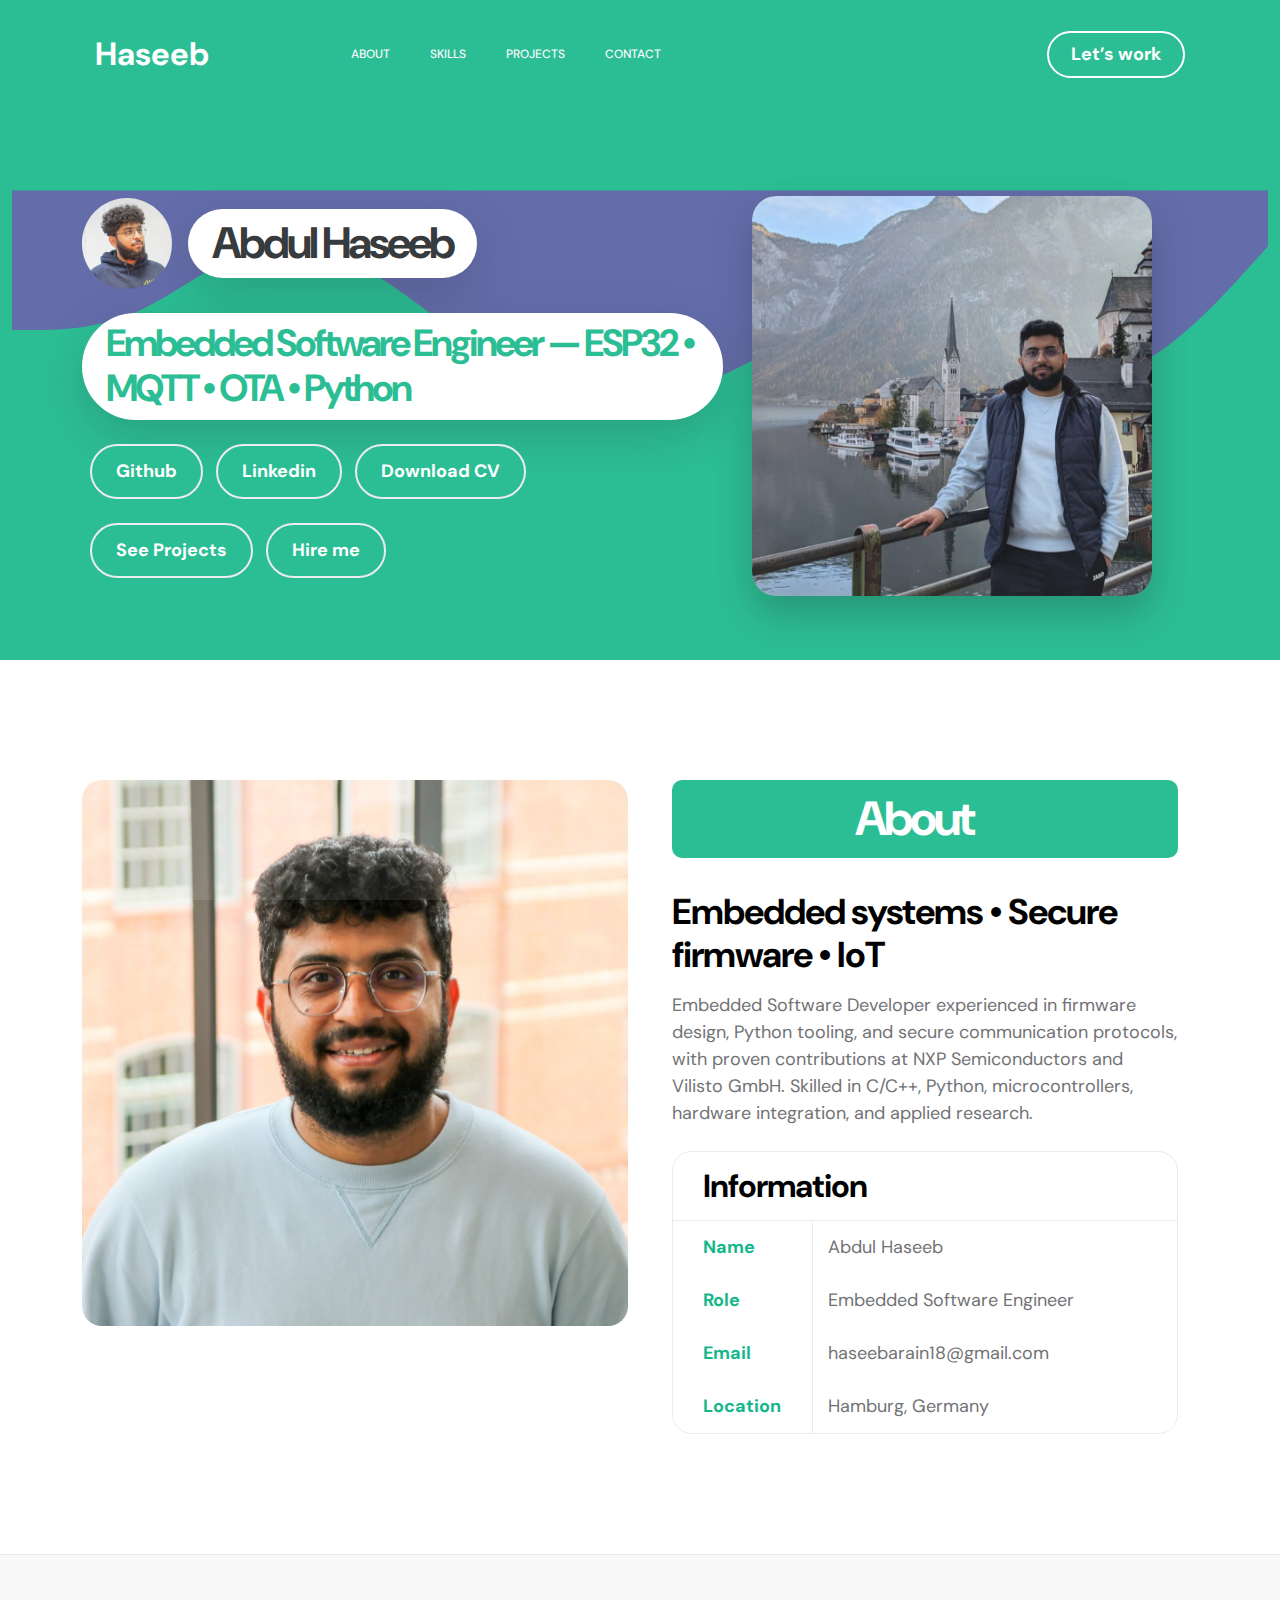
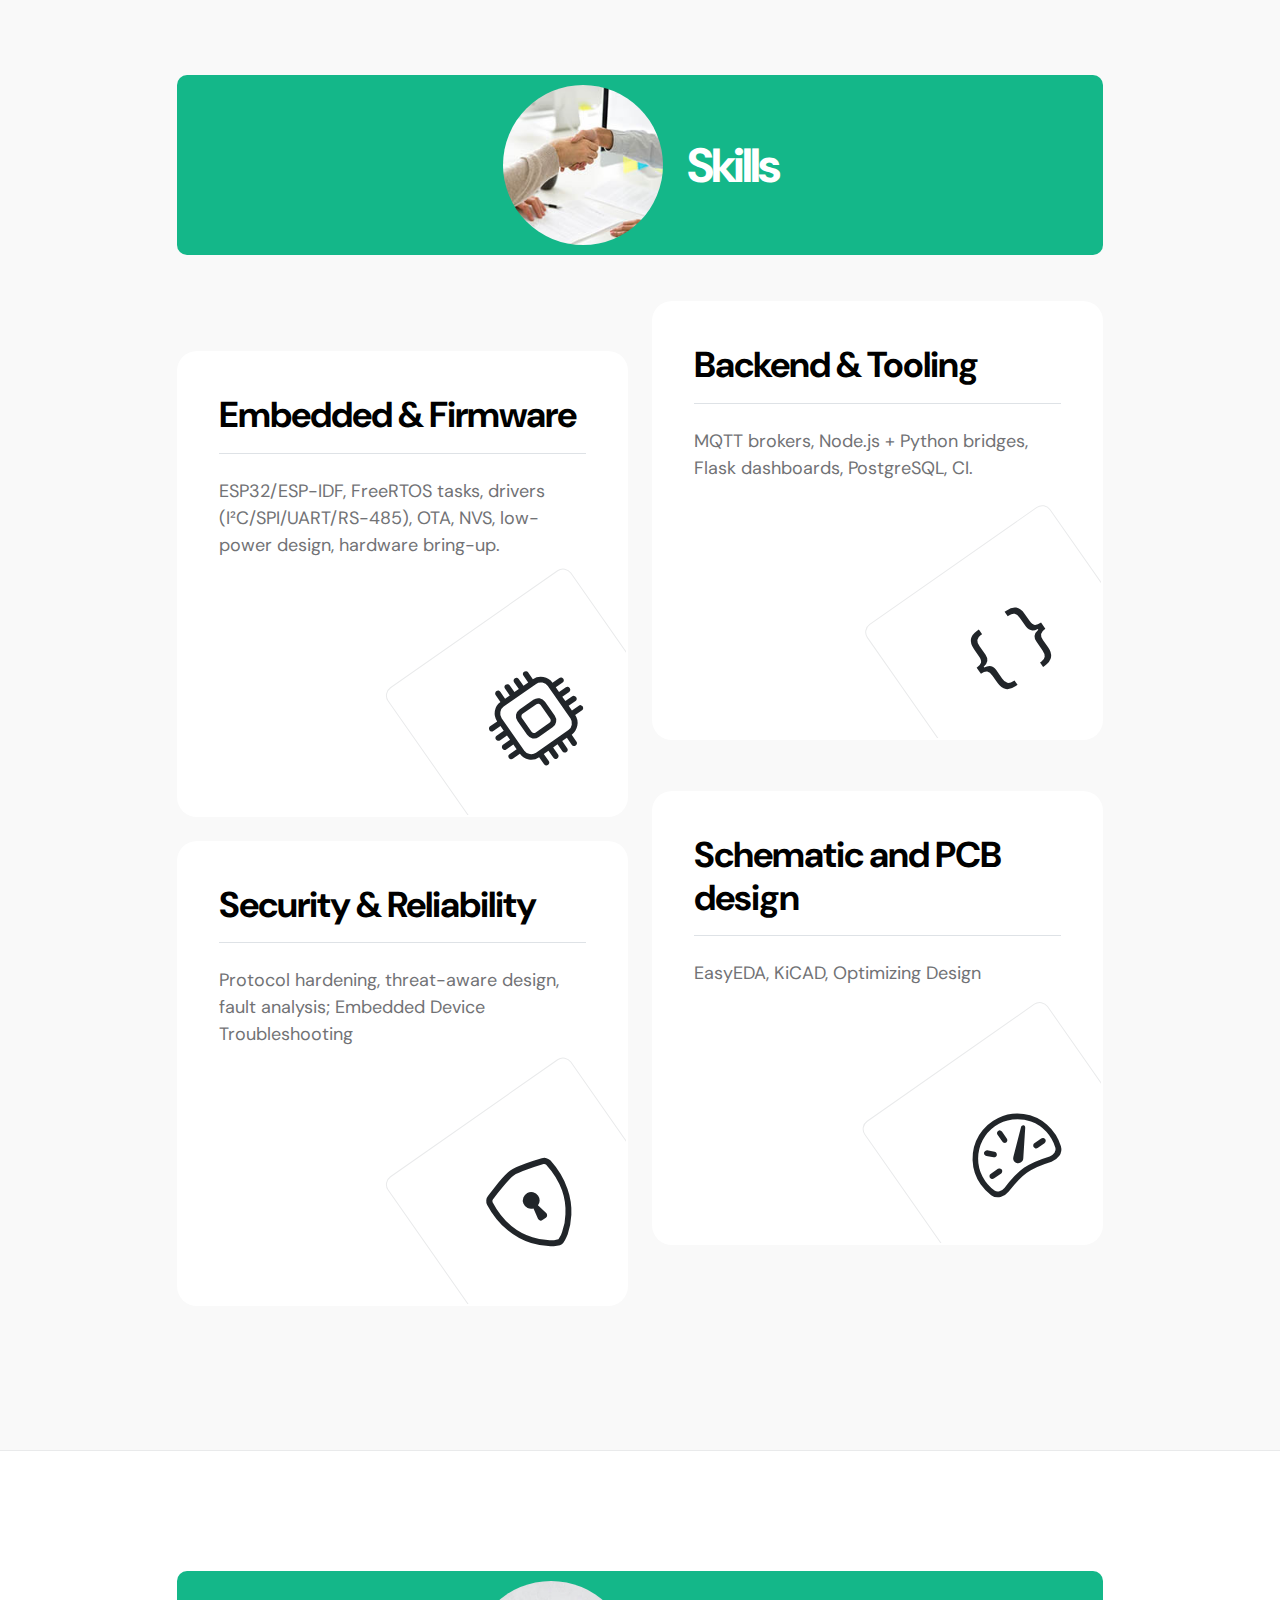
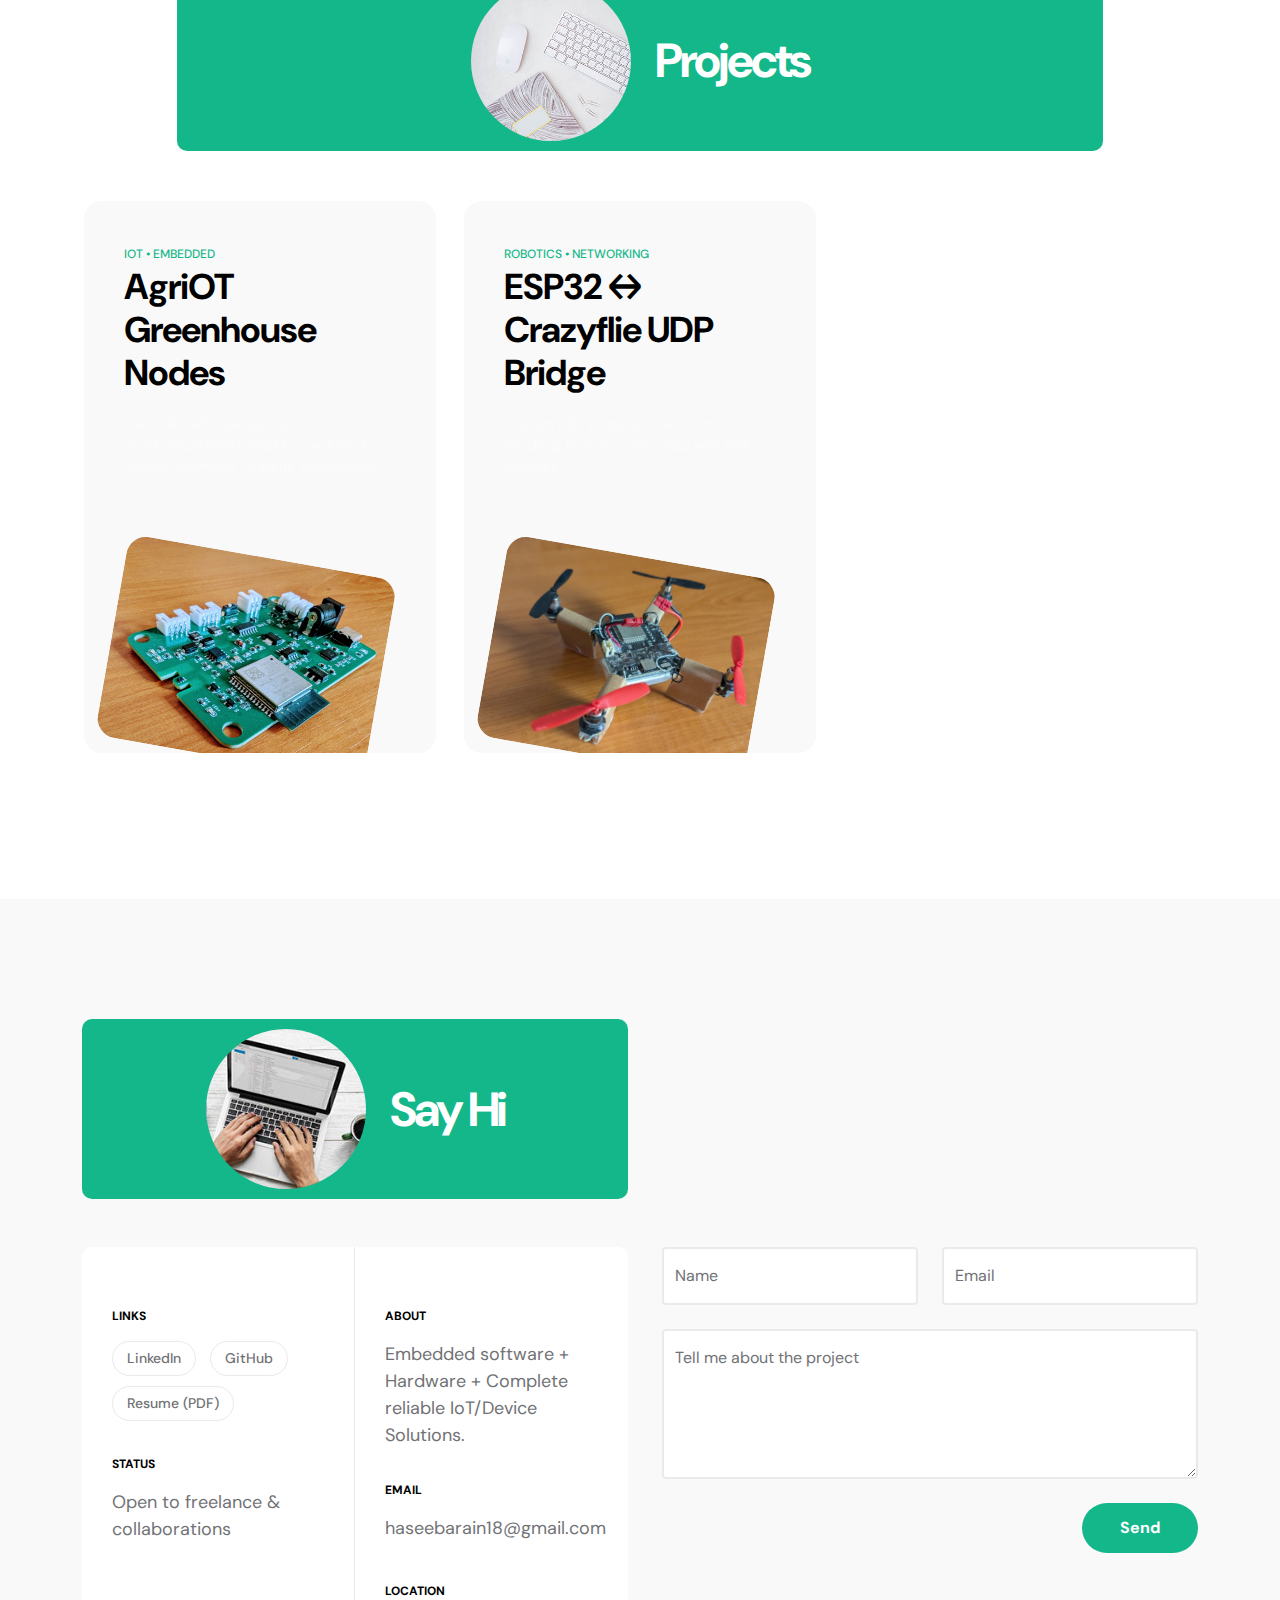
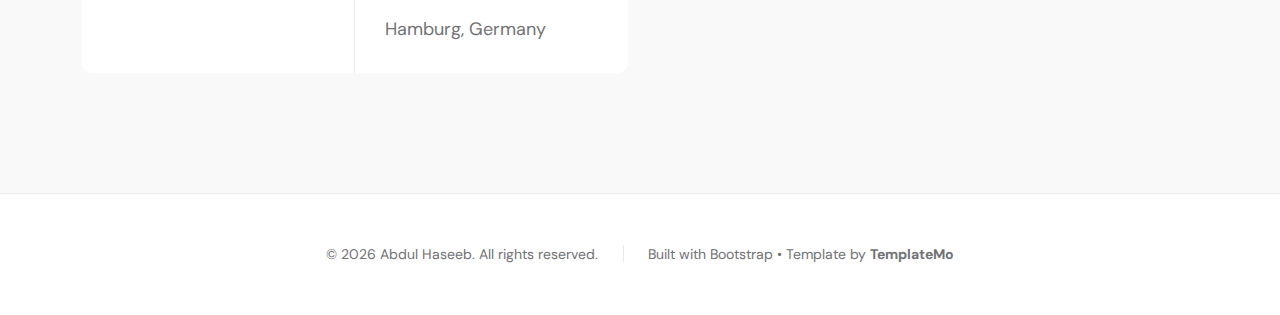
<file: index.html>
<!doctype html>
<html lang="en">
<head>
  <meta charset="utf-8" />
  <meta name="viewport" content="width=device-width, initial-scale=1" />

  <title>Abdul Haseeb — Embedded & Full-Stack Engineer</title>
  <meta name="description" content="Embedded systems, secure firmware, and IoT backends. ESP32/ESP-IDF, MQTT, OTA, Python tooling, and formal verification." />

  <!-- Fonts & CSS -->
  <link rel="preconnect" href="https://fonts.googleapis.com" />
  <link rel="preconnect" href="https://fonts.gstatic.com" crossorigin />
  <link href="https://fonts.googleapis.com/css2?family=DM+Sans:wght@400;500;700&display=swap" rel="stylesheet" />
  <link href="./css/bootstrap.min.css" rel="stylesheet" />
  <link href="./css/bootstrap-icons.css" rel="stylesheet" />
  <link href="./css/magnific-popup.css" rel="stylesheet" />
  <link href="./css/templatemo-first-portfolio-style.css" rel="stylesheet" />
  <link href="./css/custom.css" rel="stylesheet" />
</head>

<body>
  <!-- Preloader -->
  <section class="preloader">
    <div class="spinner"><span class="spinner-rotate"></span></div>
  </section>

  <!-- Nav -->
  <nav class="navbar navbar-expand-lg">
    <div class="container">
      <button class="navbar-toggler" type="button" data-bs-toggle="collapse" data-bs-target="#navbarNav"
        aria-controls="navbarNav" aria-expanded="false" aria-label="Toggle navigation">
        <span class="navbar-toggler-icon"></span>
      </button>

      <a href="index.html" class="navbar-brand mx-auto mx-lg-0">Haseeb</a>

      <div class="d-flex align-items-center d-lg-none">
        <i class="navbar-icon bi-envelope me-3"></i>
        <a class="custom-btn btn" href="#section_5">Contact</a>
      </div>

      <div class="collapse navbar-collapse" id="navbarNav">
        <ul class="navbar-nav ms-lg-5">
          <li class="nav-item"><a class="nav-link click-scroll" href="#section_1">Home</a></li>
          <li class="nav-item"><a class="nav-link click-scroll" href="#section_2">About</a></li>
          <li class="nav-item"><a class="nav-link click-scroll" href="#section_3">Skills</a></li>
          <li class="nav-item"><a class="nav-link click-scroll" href="#section_4">Projects</a></li>
          <li class="nav-item"><a class="nav-link click-scroll" href="#section_5">Contact</a></li>
        </ul>

        <div class="d-lg-flex align-items-center d-none ms-auto">
          <a class="custom-btn btn" href="#section_5">Let’s work</a>
        </div>
      </div>
    </div>
  </nav>

  <main>
    <!-- Hero -->
    <section class="hero d-flex justify-content-center align-items-center" id="section_1">
      <div class="container">
        <div class="row">
          <div class="col-lg-7 col-12">
            <div class="hero-text">
              <div class="hero-title-wrap d-flex align-items-center mb-4">
                <img src="images/vil_head.jpeg" class="avatar-image avatar-image-large img-fluid" alt="Abdul Haseeb" />
                <h1 class="hero-title ms-3 mb-0">Abdul Haseeb</h1>
              </div>
              <h2 class="mb-4">Embedded Software Engineer — ESP32 • MQTT • OTA • Python</h2>
              <p class="mb-4">
                <a class="custom-btn btn custom-border-btn ms-2" href="https://github.com/abdul2k10023">Github</a>
                <a class="custom-btn btn custom-border-btn ms-2" href="https://www.linkedin.com/in/haseebarain/">Linkedin</a>
                <a class="custom-btn btn custom-border-btn ms-2" href="files/redesign_CV.pdf">Download CV</a>
              </p>
              <p class="mb-4">
                <a class="custom-btn btn custom-border-btn ms-2" href="#section_4">See Projects</a>
                <a class="custom-btn btn custom-border-btn ms-2" href="#section_5">Hire me</a>
              </p>
            </div>
          </div>
      <div class="col-lg-5 col-12">
        <div class="hero-drawer">
            <div class="hero-drawer-track">
              <a href="images/personal/halstatt.jpg" class="popup-image">
                <img src="images/personal/halstatt.jpg" alt="Hallstatt">
              </a>
              <a href="images/personal/cave.jpg" class="popup-image">
                <img src="images/personal/cave.jpg" alt="Cave">
              </a>
              <a href="images/personal/speyer.jpg" class="popup-image">
                <img src="images/personal/speyer.jpg" alt="Speyer">
              </a>
              <a href="images/personal/tt.jpg" class="popup-image">
                <img src="images/personal/tt.jpg" alt="Travel Pic">
              </a>
            </div>
          </div>
        </div>
      <!-- wave -->
      <svg xmlns="http://www.w3.org/2000/svg" viewBox="0 0 1440 320"><path fill="#535da1" fill-opacity="1" d="M0,160L24,160C48,160,96,160,144,138.7C192,117,240,75,288,64C336,53,384,75,432,106.7C480,139,528,181,576,208C624,235,672,245,720,240C768,235,816,213,864,186.7C912,160,960,128,1008,133.3C1056,139,1104,181,1152,202.7C1200,224,1248,224,1296,197.3C1344,171,1392,117,1416,90.7L1440,64L1440,0L1416,0C1392,0,1344,0,1296,0C1248,0,1200,0,1152,0C1104,0,1056,0,1008,0C960,0,912,0,864,0C816,0,768,0,720,0C672,0,624,0,576,0C528,0,480,0,432,0C384,0,336,0,288,0C240,0,192,0,144,0C96,0,48,0,24,0L0,0Z"></path></svg>
    </section>

    <!-- About -->
    <section class="about section-padding" id="section_2">
      <div class="container">
        <div class="row">
          <div class="col-lg-6 col-12">
            <img src="images/personal/vil.jpg" class="about-image img-fluid" alt="Workspace" />
          </div>

          <div class="col-lg-6 col-12 mt-5 mt-lg-0">
            <div class="about-thumb">
              <div class="section-title-wrap d-flex justify-content-center align-items-center mb-4">
                <h2 class="text-white me-4 mb-0">About</h2>
              </div>

              <h3 class="pt-2 mb-3">Embedded systems • Secure firmware • IoT</h3>
              <p>
                Embedded Software Developer experienced in firmware design, Python tooling, and secure communication protocols, with 
                proven contributions at NXP Semiconductors and Vilisto GmbH. Skilled in C/C++, Python, microcontrollers, hardware integration, 
                and applied research.
              </p>

              <!-- Quick facts -->
              <div class="profile-thumb mt-4">
                <div class="profile-title"><h4 class="mb-0">Information</h4></div>
                <div class="profile-body">
                  <p><span class="profile-small-title">Name</span> <span>Abdul Haseeb</span></p>
                  <p><span class="profile-small-title">Role</span> <span>Embedded Software Engineer</span></p>
                  <p><span class="profile-small-title">Email</span> <span><a href="mailto:haseebarain18@gmail.com">haseebarain18@gmail.com</a></span></p>
                  <p><span class="profile-small-title">Location</span> <span>Hamburg, Germany</span></p>
              </div>
            </div>
          </div>
        </div>
      </div>
    </section>

    <!-- Skills (replaces Services/Pricing) -->
    <section class="services section-padding" id="section_3">
      <div class="container">
        <div class="row">
          <div class="col-lg-10 col-12 mx-auto">
            <div class="section-title-wrap d-flex justify-content-center align-items-center mb-5">
              <img src="images/handshake-man-woman-after-signing-business-contract-closeup.jpg" class="avatar-image img-fluid" alt="" />
              <h2 class="text-white ms-4 mb-0">Skills</h2>
            </div>

            <div class="row pt-lg-5">
              <div class="col-lg-6 col-12">
                <div class="services-thumb">
                  <div class="d-flex flex-wrap align-items-center border-bottom mb-4 pb-3">
                    <h3 class="mb-0">Embedded & Firmware</h3>
                  </div>
                  <p>ESP32/ESP-IDF, FreeRTOS tasks, drivers (I²C/SPI/UART/RS-485), OTA, NVS, low-power design, hardware bring-up.</p>
                  <div class="services-icon-wrap d-flex justify-content-center align-items-center"><i class="services-icon bi-cpu"></i></div>
                </div>
              </div>

              <div class="col-lg-6 col-12">
                <div class="services-thumb services-thumb-up">
                  <div class="d-flex flex-wrap align-items-center border-bottom mb-4 pb-3">
                    <h3 class="mb-0">Backend & Tooling</h3>
                  </div>
                  <p>MQTT brokers, Node.js + Python bridges, Flask dashboards, PostgreSQL, CI.</p>
                  <div class="services-icon-wrap d-flex justify-content-center align-items-center"><i class="services-icon bi-braces"></i></div>
                </div>
              </div>

              <div class="col-lg-6 col-12">
                <div class="services-thumb">
                  <div class="d-flex flex-wrap align-items-center border-bottom mb-4 pb-3">
                    <h3 class="mb-0">Security & Reliability</h3>
                  </div>
                  <p>Protocol hardening, threat-aware design, fault analysis; Embedded Device Troubleshooting </p>
                  <div class="services-icon-wrap d-flex justify-content-center align-items-center"><i class="services-icon bi-shield-lock"></i></div>
                </div>
              </div>

              <div class="col-lg-6 col-12">
                <div class="services-thumb services-thumb-up">
                  <div class="d-flex flex-wrap align-items-center border-bottom mb-4 pb-3">
                    <h3 class="mb-0">Schematic and PCB design</h3>
                  </div>
                  <p>EasyEDA, KiCAD, Optimizing Design</p>
                  <div class="services-icon-wrap d-flex justify-content-center align-items-center"><i class="services-icon bi-speedometer2"></i></div>
                </div>
              </div>
            </div>
          </div>
        </div>
      </div>
    </section>

    <!-- Projects -->
    <section class="projects section-padding" id="section_4">
      <div class="container">
        <div class="row">
          <div class="col-lg-10 col-12 mx-auto">
            <div class="section-title-wrap d-flex justify-content-center align-items-center mb-4">
              <img src="images/white-desk-work-study-aesthetics.jpg" class="avatar-image img-fluid" alt="" />
              <h2 class="text-white ms-4 mb-0">Projects</h2>
            </div>
          </div>

          <div class="clearfix"></div>

          <!-- Project 1: AgriOT -->
          <div class="col-lg-4 col-md-6 col-12">
            <div class="projects-thumb">
              <div class="projects-info">
                <small class="projects-tag">IoT • Embedded</small>
                <h3 class="projects-title">
                  <a href="projects/agri.html" class="text-black text-decoration-none">AgriOT Greenhouse Nodes</a>
                </h3>
                <p class="text-white-50 m-0 small">
                  ESP32 RS-485 sensors (soil moisture/pH/NPK), MQTT schedules & manual overrides, Grafana dashboards.
                </p>
              </div>
              <a href="projects/agri.html">
                <img src="images/projects/PCB.jpeg" class="projects-image img-fluid" alt="AgriOT" />
              </a>
              <div class="mt-2">
                <a class="custom-link" href="https://github.com/orgs/agriOTde/repositories" target="_blank">GitHub</a>
                <a class="custom-link" href="projects/agri.html">Details</a>
              </div>
            </div>
          </div>


          <!-- Project 2: Crazyflie control -->
          <div class="col-lg-4 col-md-6 col-12">
            <div class="projects-thumb">
              <div class="projects-info">
                <small class="projects-tag">Robotics • Networking</small>
                <h3 class="projects-title">ESP32 ↔ Crazyflie UDP Bridge</h3>
                <p class="text-white-50 m-0 small">Custom UDP protocol, checksum handling, Python control app with OTA updates.</p>
              </div>
              <a href="images/projects/ESP-drone.JPG" class="popup-image">
                <img src="images/projects/ESP-drone.JPG" class="projects-image img-fluid" alt="Crazyflie" />
              </a>
              <div class="mt-2">
                <a class="custom-link" href="#" target="_blank">GitHub</a> ·
                <a class="custom-link" href="#" target="_blank">Demo</a>
              </div>
            </div>
          </div>

          <!-- Project 3: OTA + MQTT Dashboard -->
          <!-- <div class="col-lg-4 col-md-6 col-12">
            <div class="projects-thumb">
              <div class="projects-info">
                <small class="projects-tag">Backend • DevTools</small>
                <h3 class="projects-title">OTA & Device Ops Dashboard</h3>
                <p class="text-white-50 m-0 small">Flask uploader, Node.js+Python bridge, PyInstaller desktop app, status acks over MQTT.</p>
              </div>
              <a href="images/projects/nikhil-KO4io-eCAXA-unsplash.jpg" class="popup-image">
                <img src="images/projects/nikhil-KO4io-eCAXA-unsplash.jpg" class="projects-image img-fluid" alt="OTA Dashboard" />
              </a>
              <div class="mt-2">
                <a class="custom-link" href="#" target="_blank">GitHub</a> ·
                <a class="custom-link" href="#" target="_blank">Screens</a>
              </div>
            </div>
          </div> -->

          <!-- Project 4: Thesis -->
          <!-- <div class="col-lg-4 col-md-6 col-12">
            <div class="projects-thumb">
              <div class="projects-info">
                <small class="projects-tag">Research • Security</small>
                <h3 class="projects-title">Formal Verification of T=1’ (I²C)</h3>
                <p class="text-white-50 m-0 small">Towards secure interoperability for GlobalPlatform’s T=1’ in Secure Elements.</p>
              </div>
              <a href="images/projects/nikhil-KO4io-eCAXA-unsplash.jpg" class="popup-image">
                <img src="images/projects/nikhil-KO4io-eCAXA-unsplash.jpg" class="projects-image img-fluid" alt="Thesis" />
              </a>
              <div class="mt-2">
                <a class="custom-link" href="#" target="_blank">Abstract</a> ·
                <a class="custom-link" href="#" target="_blank">PDF</a>
              </div>
            </div>
          </div> -->

        </div>
      </div>
    </section>

    <!-- Contact -->
    <section class="contact section-padding" id="section_5">
      <div class="container">
        <div class="row">
          <div class="col-lg-6 col-md-8 col-12">
            <div class="section-title-wrap d-flex justify-content-center align-items-center mb-5">
              <img src="images/aerial-view-man-using-computer-laptop-wooden-table.jpg" class="avatar-image img-fluid" alt="" />
              <h2 class="text-white ms-4 mb-0">Say Hi</h2>
            </div>
          </div>

          <div class="clearfix"></div>

          <div class="col-lg-3 col-md-6 col-12 pe-lg-0">
            <div class="contact-info contact-info-border-start d-flex flex-column">
              <strong class="site-footer-title d-block mb-3">Links</strong>
              <ul class="footer-menu">
                <li class="footer-menu-item"><a href="https://www.linkedin.com/in/haseebarain/" class="footer-menu-link">LinkedIn</a></li>
                <li class="footer-menu-item"><a href="https://github.com/abdul2k10023" class="footer-menu-link">GitHub</a></li>
                <li class="footer-menu-item"><a href="files/redesign_CV.pdf" class="footer-menu-link">Resume (PDF)</a></li>
              </ul>

              <strong class="site-footer-title d-block mt-4 mb-3">Status</strong>
              <p class="mb-0">Open to freelance & collaborations</p>
            </div>
          </div>

          <div class="col-lg-3 col-md-6 col-12 ps-lg-0">
            <div class="contact-info d-flex flex-column">
              <strong class="site-footer-title d-block mb-3">About</strong>
              <p class="mb-2">Embedded software + Hardware + Complete reliable IoT/Device Solutions.</p>

              <strong class="site-footer-title d-block mt-4 mb-3">Email</strong>
              <p><a href="mailto:haseebarain18@gmail.com">haseebarain18@gmail.com</a></p>

              <strong class="site-footer-title d-block mt-4 mb-3">Location</strong>
              <p class="mb-0">Hamburg, Germany</p>
            </div>
          </div>

          <div class="col-lg-6 col-12 mt-5 mt-lg-0">
            <!-- Static GET form; hook to Formspree/Netlify or your backend later -->
            <form action="#" method="get" class="custom-form contact-form" role="form">
              <div class="row">
                <div class="col-lg-6 col-md-6 col-12">
                  <div class="form-floating">
                    <input type="text" name="name" id="name" class="form-control" placeholder="Name" required />
                    <label for="name">Name</label>
                  </div>
                </div>

                <div class="col-lg-6 col-md-6 col-12">
                  <div class="form-floating">
                    <input type="email" name="email" id="email" pattern="[^ @]*@[^ @]*" class="form-control" placeholder="Email" required />
                    <label for="email">Email</label>
                  </div>
                </div>

                <div class="col-lg-12 col-12">
                  <div class="form-floating">
                    <textarea class="form-control" id="message" name="message" placeholder="Tell me about the project"></textarea>
                    <label for="message">Tell me about the project</label>
                  </div>
                </div>

                <div class="col-lg-3 col-12 ms-auto">
                  <button type="submit" class="form-control">Send</button>
                </div>
              </div>
            </form>
          </div>

        </div>
      </div>
    </section>
  </main>

  <footer class="site-footer">
    <div class="container">
      <div class="row">
        <div class="col-lg-12 col-12">
          <div class="copyright-text-wrap">
            <p class="mb-0">
              <span class="copyright-text">© <script>document.write(new Date().getFullYear())</script> Abdul Haseeb. All rights reserved.</span>
              Built with Bootstrap • Template by <a rel="sponsored" href="https://templatemo.com" target="_blank">TemplateMo</a>
            </p>
          </div>
        </div>
      </div>
    </div>
  </footer>

  <!-- JS -->
  <script src="js/jquery.min.js"></script>
  <script src="js/bootstrap.min.js"></script>
  <script src="js/jquery.sticky.js"></script>
  <script src="js/click-scroll.js"></script>
  <script src="js/jquery.magnific-popup.min.js"></script>
  <script src="js/magnific-popup-options.js"></script>
  <script src="js/custom.js"></script>
</body>
</html>
</file>
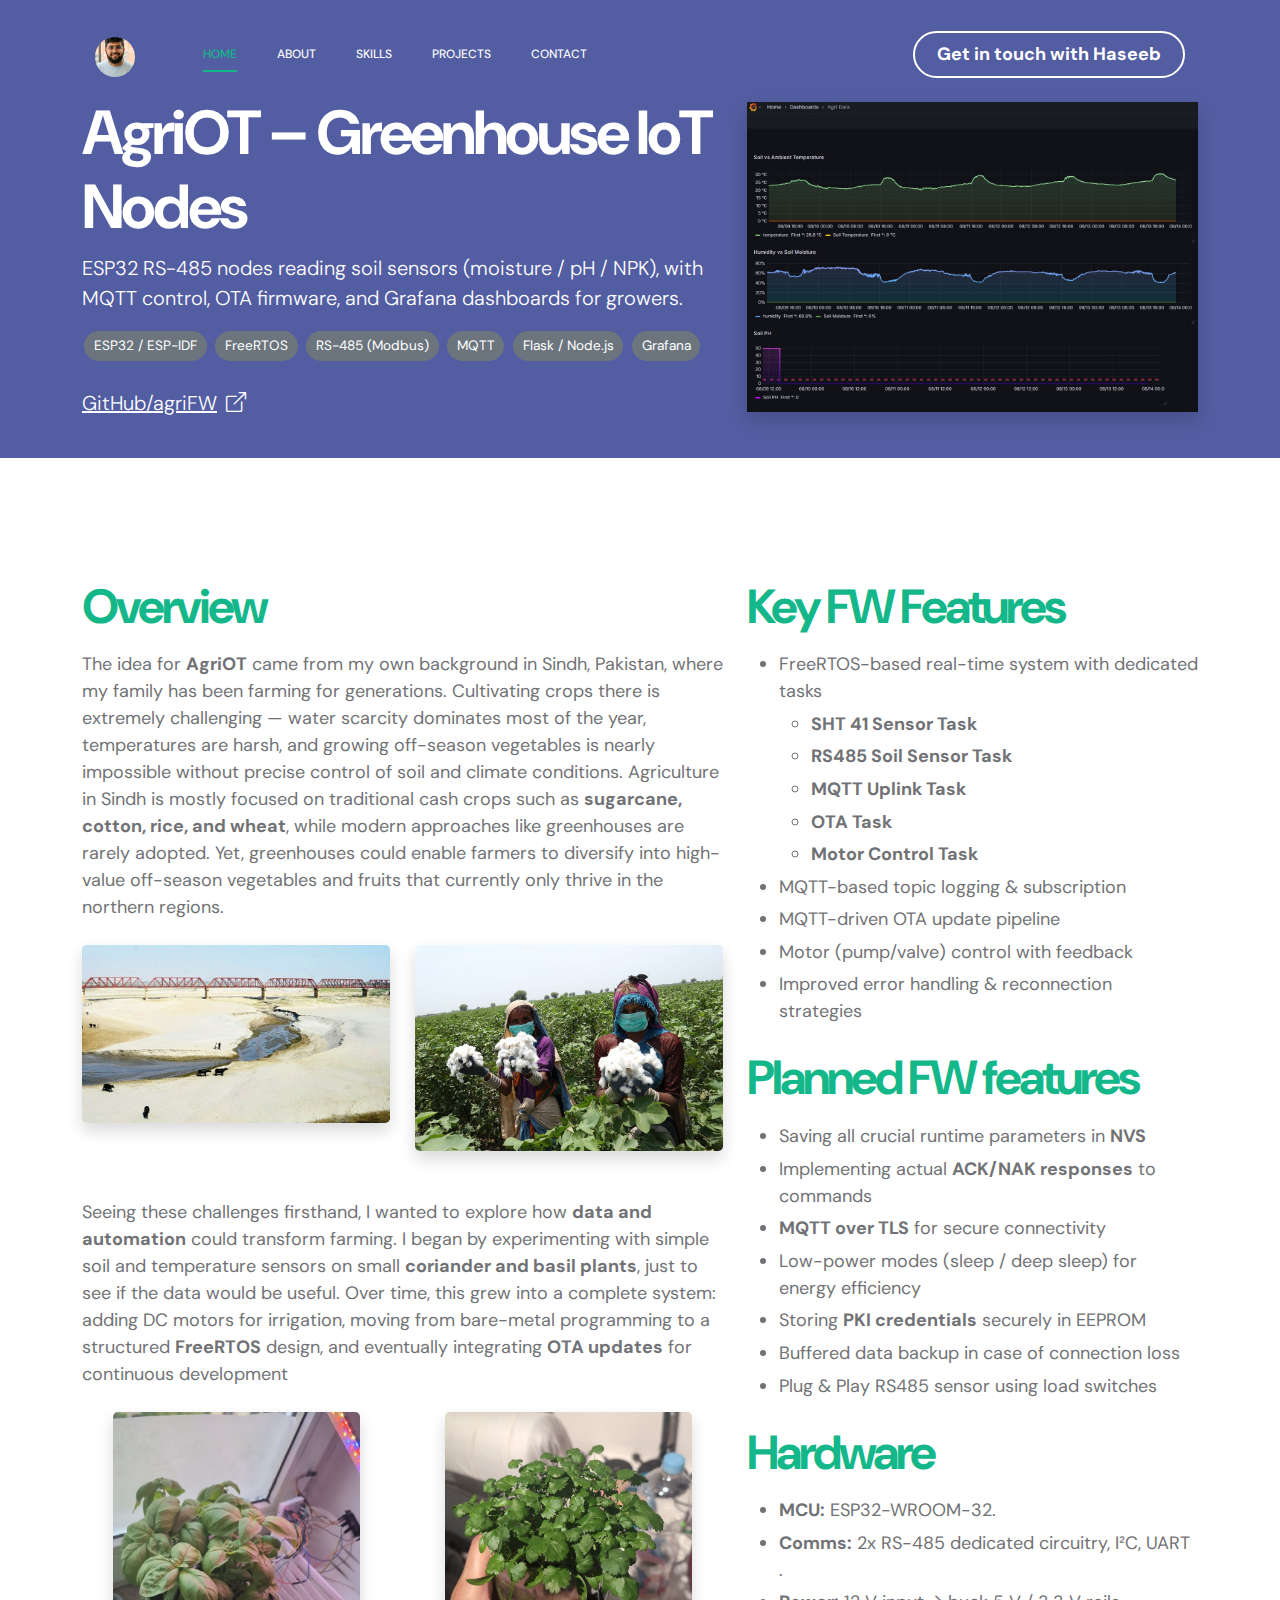
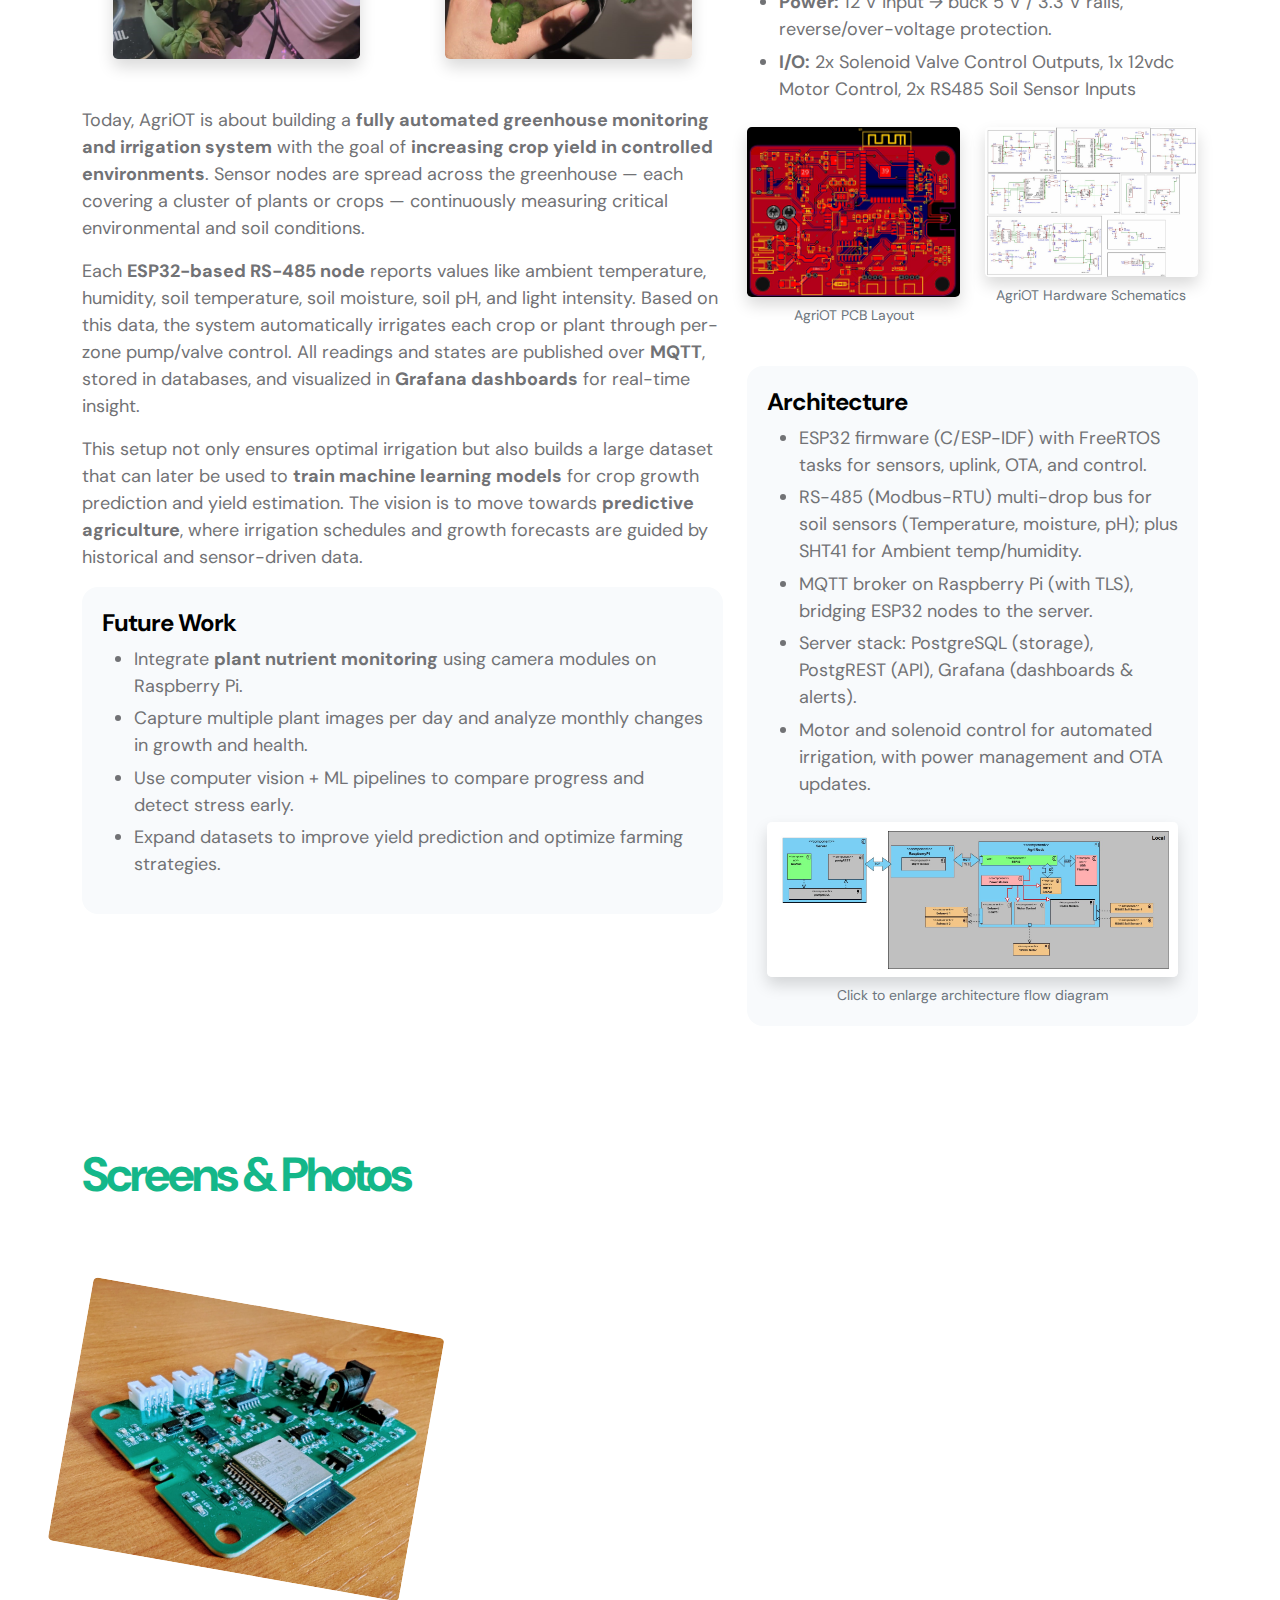
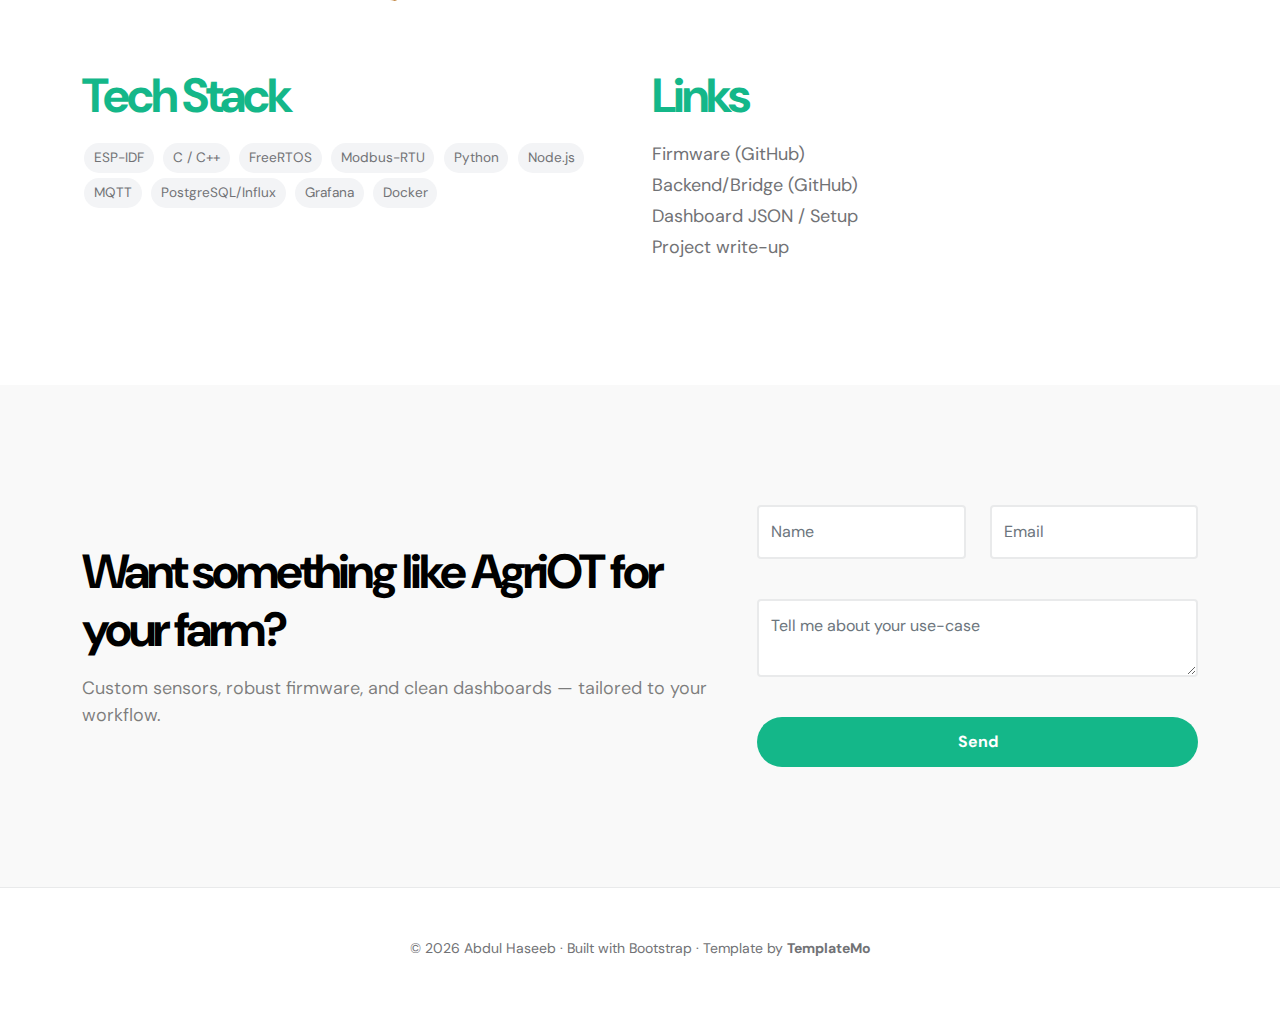
<file: projects/agri.html>
<!doctype html>
<html lang="en">
<head>
  <meta charset="utf-8" />
  <meta name="viewport" content="width=device-width, initial-scale=1" />
  <title>AgriOT – Greenhouse IoT Nodes | Abdul Haseeb</title>
  <meta name="description" content="ESP32 RS-485 sensor nodes for soil moisture/pH/NPK, MQTT control & schedules, OTA updates, and Grafana dashboards." />
  <link rel="icon" href="../images/favicon.png" />

  <!-- Fonts & CSS (same as index, but paths go one level up) -->
  <link rel="preconnect" href="https://fonts.googleapis.com" />
  <link rel="preconnect" href="https://fonts.gstatic.com" crossorigin />
  <link href="https://fonts.googleapis.com/css2?family=DM+Sans:wght@400;500;700&display=swap" rel="stylesheet" />
  <link href="../css/bootstrap.min.css" rel="stylesheet" />
  <link href="../css/bootstrap-icons.css" rel="stylesheet" />
  <link href="../css/magnific-popup.css" rel="stylesheet" />
  <link href="../css/templatemo-first-portfolio-style.css" rel="stylesheet" />
  <style>
    .project-hero { padding: 96px 0 40px; background: #535da1; color: #fff; }
    .stack-badge { display:inline-block; padding:.3rem .6rem; border-radius:999px; background:#f3f4f6; margin:.15rem; font-size:.85rem; }
    .stack-dark-badge { display:inline-block; padding:.3rem .6rem; border-radius:999px; background:#6c757d; color:#fff; margin:.15rem; font-size:.85rem; }
    .kbd {font-family: ui-monospace, SFMono-Regular, Menlo, Consolas, "Liberation Mono", monospace; background:#111827; color:#e5e7eb; padding:.2rem .45rem; border-radius:.35rem;}
    .arch {background:#f8fafc;border-radius:16px;padding:20px}
    .spec li{margin-bottom:.35rem}
  </style>
</head>

<body>
  <!-- navbar (same as index, but links adjusted) -->
  <nav class="navbar navbar-expand-lg">
    <div class="container">
      <button class="navbar-toggler" type="button" data-bs-toggle="collapse" data-bs-target="#navbarNav"
        aria-controls="navbarNav" aria-expanded="false" aria-label="Toggle navigation">
        <span class="navbar-toggler-icon"></span>
      </button>

      <a href="../index.html" class="navbar-brand mx-auto mx-lg-0">
        <img src="../images/new_vil_image.jpeg" alt="Haseeb" 
            style="height:40px; width:40px; border-radius:50%; object-fit:cover;">
      </a>

      <div class="collapse navbar-collapse" id="navbarNav">
        <ul class="navbar-nav ms-lg-5">
          <li class="nav-item"><a class="nav-link" href="../index.html#section_1">Home</a></li>
          <li class="nav-item"><a class="nav-link" href="../index.html#section_2">About</a></li>
          <li class="nav-item"><a class="nav-link" href="../index.html#section_3">Skills</a></li>
          <li class="nav-item"><a class="nav-link" href="../index.html#section_4">Projects</a></li>
          <li class="nav-item"><a class="nav-link" href="../index.html#section_5">Contact</a></li>
        </ul>
        <div class="d-lg-flex align-items-center d-none ms-auto">
          <a class="custom-btn btn" href="#contact">Get in touch with Haseeb</a>
        </div>
      </div>
    </div>
  </nav>

  <!-- Hero -->
  <header class="project-hero">
    <div class="container">
      <div class="row align-items-center gy-4">
        <div class="col-lg-7">
          <h1 class="text-white mb-2">AgriOT – Greenhouse IoT Nodes</h1>
          <p class="lead mb-3 text-white">ESP32 RS-485 nodes reading soil sensors (moisture / pH / NPK), with MQTT control,
            OTA firmware, and Grafana dashboards for growers.</p>
          <div>
            <span class="stack-dark-badge">ESP32 / ESP-IDF</span>
            <span class="stack-dark-badge">FreeRTOS</span>
            <span class="stack-dark-badge">RS-485 (Modbus)</span>
            <span class="stack-dark-badge">MQTT</span>
            <span class="stack-dark-badge">Flask / Node.js</span>
            <span class="stack-dark-badge">Grafana</span>
          </div>

          <div class="mt-4">
            <a href="https://github.com/orgs/agriOTde/repositories" 
              target="_blank" 
              class="text-white text-decoration-none lead">
              <u>GitHub/agriFW</u> <i class="bi-box-arrow-up-right ms-1"></i>
            </a>
          </div>

        </div>
        <div class="col-lg-5">
          <img class="img-fluid rounded-4 shadow" src="../images/projects/grafana.jpg" alt="AgriOT overview">
        </div>
      </div>
    </div>
  </header>

  <main>
    <!-- Overview -->
    <section class="section-padding">
      <div class="container">
        <div class="row gy-4">
          <div class="col-lg-7">
          <h2 class="mb-3">Overview</h2>
          <p>
            The idea for <strong>AgriOT</strong> came from my own background in Sindh, Pakistan, where my family has been farming 
            for generations. Cultivating crops there is extremely challenging — water scarcity dominates most of the year, 
            temperatures are harsh, and growing off-season vegetables is nearly impossible without precise control of soil and 
            climate conditions. Agriculture in Sindh is mostly focused on traditional cash crops such as 
            <strong>sugarcane, cotton, rice, and wheat</strong>, while modern approaches like greenhouses are rarely adopted. 
            Yet, greenhouses could enable farmers to diversify into high-value off-season vegetables and fruits that currently 
            only thrive in the northern regions.
          </p>

          <!-- Images: Water scarcity in Sindh -->
          <div class="row text-center my-4">
            <div class="col-md-6 col-12 mb-4">
              <a href="../images/projects/scarcity.jpg" class="popup-image">
                <img src="../images/projects/scarcity.jpg" alt="Water scarcity in Sindh" class="img-fluid rounded-3 shadow">
              </a>
            </div>
            <div class="col-md-6 col-12 mb-4">
              <a href="../images/projects/Cotton-Pic-3.jpg" class="popup-image">
                <img src="../images/projects/Cotton-Pic-3.jpg" alt="Drought conditions in Sindh" class="img-fluid rounded-3 shadow">
              </a>
            </div>
          </div>

          <p>
              Seeing these challenges firsthand, I wanted to explore how <strong>data and automation</strong> could transform farming. 
              I began by experimenting with simple soil and temperature sensors on small <strong>coriander and basil plants</strong>, 
              just to see if the data would be useful. Over time, this grew into a complete system: adding DC motors for irrigation, 
              moving from bare-metal programming to a structured <strong>FreeRTOS</strong> design, and eventually integrating 
              <strong>OTA updates</strong> for continuous development
          </p>

          <!-- Images: coriander basil -->
          <div class="row text-center my-4">
            <div class="col-md-6 col-12 mb-4">
              <a href="../images/projects/basil.PNG" class="popup-image">
                <img src="../images/projects/basil.PNG" alt="Home Grown Basil" class="img-fluid rounded-3 shadow" style="max-width:80%; height:auto;">
              </a>
            </div>
            <div class="col-md-6 col-12 mb-4">
              <a href="../images/projects/coriander.PNG" class="popup-image">
                <img src="../images/projects/coriander.PNG" alt="Home Grown Coriander" class="img-fluid rounded-3 shadow" style="max-width:80%; height:auto;">
              </a>
            </div>
          </div>

          <p>
            Today, AgriOT is about building a <strong>fully automated greenhouse monitoring and irrigation system</strong> with the 
            goal of <strong>increasing crop yield in controlled environments</strong>. Sensor nodes are spread across the greenhouse — 
            each covering a cluster of plants or crops — continuously measuring critical environmental and soil conditions.
          </p>

          <p>
            Each <strong>ESP32-based RS-485 node</strong> reports values like ambient temperature, humidity, soil temperature, 
            soil moisture, soil pH, and light intensity. Based on this data, the system automatically irrigates each crop or plant 
            through per-zone pump/valve control. All readings and states are published over <strong>MQTT</strong>, stored in 
            databases, and visualized in <strong>Grafana dashboards</strong> for real-time insight.
          </p>

          <p>
            This setup not only ensures optimal irrigation but also builds a large dataset that can later be used to 
            <strong>train machine learning models</strong> for crop growth prediction and yield estimation. 
            The vision is to move towards <strong>predictive agriculture</strong>, where irrigation schedules and growth forecasts 
            are guided by historical and sensor-driven data.
          </p>
          <div class="arch mt-3">
            <h5 class="mb-2">Future Work</h5>
            <ul class="spec">
              <li>Integrate <strong>plant nutrient monitoring</strong> using camera modules on Raspberry Pi.</li>
              <li>Capture multiple plant images per day and analyze monthly changes in growth and health.</li>
              <li>Use computer vision + ML pipelines to compare progress and detect stress early.</li>
              <li>Expand datasets to improve yield prediction and optimize farming strategies.</li>
            </ul>
          </div>

          </div>
          <div class="col-lg-5">
            <h2 class="mb-3">Key FW Features</h2>
            <ul class="spec">
              <li>FreeRTOS-based real-time system with dedicated tasks</li>
                  <ul>
                    <li><strong>SHT 41 Sensor Task</strong></li>
                    <li><strong>RS485 Soil Sensor Task</strong></li>
                    <li><strong>MQTT Uplink Task</strong></li>
                    <li><strong>OTA Task</strong></li>
                    <li><strong>Motor Control Task</strong></li>
                  </ul>
              <li>MQTT-based topic logging & subscription</li>
              <li>MQTT-driven OTA update pipeline</li>
              <li>Motor (pump/valve) control with feedback</li>
              <li>Improved error handling & reconnection strategies</li>
            </ul>

            <h2 class="mt-4 mb-3">Planned FW features</h2> 
              <ul class="spec">
                <li>Saving all crucial runtime parameters in <strong>NVS</strong></li>
                <li>Implementing actual <strong>ACK/NAK responses</strong> to commands</li>
                <li><strong>MQTT over TLS</strong> for secure connectivity</li>
                <li>Low-power modes (sleep / deep sleep) for energy efficiency</li>
                <li>Storing <strong>PKI credentials</strong> securely in EEPROM</li>
                <li>Buffered data backup in case of connection loss</li>
                <li>Plug & Play RS485 sensor using load switches</li>
              </ul> 

            <h2 class="mt-4 mb-3">Hardware</h2>
            <ul class="spec">
              <li><strong>MCU:</strong> ESP32-WROOM-32.</li>
              <li><strong>Comms:</strong> 2x RS-485 dedicated circuitry,  I²C, UART .</li>
              <li><strong>Power:</strong> 12 V input → buck 5 V / 3.3 V rails, reverse/over-voltage protection.</li>
              <li><strong>I/O:</strong> 2x Solenoid Valve Control Outputs, 1x 12vdc Motor Control, 2x RS485 Soil Sensor Inputs</li>
            </ul>

                        <!-- PCB + Schematics Gallery -->
            <div class="row text-center mt-4">
              <div class="col-md-6 col-12 mb-4">
                <a href="../images/projects/Easy_eda_PCB.jpg" class="popup-image">
                  <img src="../images/projects/Easy_eda_PCB.jpg"
                      alt="AgriOT PCB"
                      class="img-fluid rounded-3 shadow">
                </a>
                <small class="d-block text-muted mt-2">AgriOT PCB Layout</small>
              </div>

              <div class="col-md-6 col-12 mb-4">
                <a href="../images/projects/schematic.jpg" class="popup-image">
                  <img src="../images/projects/schematic.jpg"
                      alt="AgriOT Schematics"
                      class="img-fluid rounded-3 shadow">
                </a>
                <small class="d-block text-muted mt-2">AgriOT Hardware Schematics</small>
              </div>
            </div>
                        <div class="arch mt-3">
              <h5 class="mb-2">Architecture</h5>
              <ul class="mb-0 spec">
                <li>ESP32 firmware (C/ESP-IDF) with FreeRTOS tasks for sensors, uplink, OTA, and control.</li>
                <li>RS-485 (Modbus-RTU) multi-drop bus for soil sensors (Temperature, moisture, pH); plus SHT41 for Ambient temp/humidity.</li>
                <li>MQTT broker on Raspberry Pi (with TLS), bridging ESP32 nodes to the server.</li>
                <li>Server stack: PostgreSQL (storage), PostgREST (API), Grafana (dashboards & alerts).</li>
                <li>Motor and solenoid control for automated irrigation, with power management and OTA updates.</li>
              </ul>

                        <!-- Architecture flow diagram with overlay -->
            <div class="text-center mt-4">
              <a href="../images/projects/General_block_diag.jpg" class="popup-image">
                <img src="../images/projects/General_block_diag.jpg"
                    alt="AgriOT Architecture Diagram"
                    class="img-fluid rounded-3 shadow">
              </a>
              <small class="d-block text-muted mt-2">Click to enlarge architecture flow diagram</small>
            </div>
            </div>


          </div>
        </div>
      </div>
    </section>



    <!-- Screens / Gallery -->
    <section class="projects section-padding pt-0">
      <div class="container">
        <h2 class="mb-4">Screens & Photos</h2>
        <div class="row">
          <div class="col-md-4 col-12 mb-4">
            <a href="../images/projects/PCB.jpeg" class="popup-image">
              <img src="../images/projects/PCB.jpeg" class="projects-image img-fluid rounded-3" alt="Node PCB">
            </a>
            <small class="d-block mt-2 text-muted">Node hardware</small>
          </div>
          <!-- <div class="col-md-4 col-12 mb-4">
            <a href="../images/projects/the-5th-IQYR7N67dhM-unsplash.jpg" class="popup-image">
              <img src="../images/projects/the-5th-IQYR7N67dhM-unsplash.jpg" class="projects-image img-fluid rounded-3" alt="Dashboard">
            </a>
            <small class="d-block mt-2 text-muted">Grafana dashboard</small>
          </div>
          <div class="col-md-4 col-12 mb-4">
            <a href="../images/projects/true-agency-9Bjog5FZ-oc-unsplash.jpg" class="popup-image">
              <img src="../images/projects/true-agency-9Bjog5FZ-oc-unsplash.jpg" class="projects-image img-fluid rounded-3" alt="Sensors">
            </a>
            <small class="d-block mt-2 text-muted">Soil sensors</small>
          </div> -->
        </div>
      </div>
    </section>

    <!-- Tech & Repos -->
    <section class="section-padding pt-0">
      <div class="container">
        <div class="row gy-4">
          <div class="col-lg-6">
            <h2 class="mb-3">Tech Stack</h2>
            <p>
              <span class="stack-badge">ESP-IDF</span>
              <span class="stack-badge">C / C++</span>
              <span class="stack-badge">FreeRTOS</span>
              <span class="stack-badge">Modbus-RTU</span>
              <span class="stack-badge">Python</span>
              <span class="stack-badge">Node.js</span>
              <span class="stack-badge">MQTT</span>
              <span class="stack-badge">PostgreSQL/Influx</span>
              <span class="stack-badge">Grafana</span>
              <span class="stack-badge">Docker</span>
            </p>
          </div>
          <div class="col-lg-6">
            <h2 class="mb-3">Links</h2>
            <p class="mb-1"><a class=".project-footer-custom-link" href="#" target="_blank">Firmware (GitHub)</a></p>
            <p class="mb-1"><a class=".project-footer-custom-link" href="#" target="_blank">Backend/Bridge (GitHub)</a></p>
            <p class="mb-1"><a class=".project-footer-custom-link" href="#" target="_blank">Dashboard JSON / Setup</a></p>
            <p class="mb-1"><a class=".project-footer-custom-link" href="#" target="_blank">Project write-up</a></p>
          </div>
        </div>
      </div>
    </section>

    <!-- Contact CTA -->
    <section id="contact" class="contact section-padding">
      <div class="container">
        <div class="row align-items-center">
          <div class="col-lg-7">
            <h2 class="text-black mb-3">Want something like AgriOT for your farm?</h2>
            <p class="text-black-50 mb-0">Custom sensors, robust firmware, and clean dashboards — tailored to your workflow.</p>
          </div>
          <div class="col-lg-5 mt-4 mt-lg-0">
            <form action="#" method="get" class="custom-form contact-form" role="form">
              <div class="row">
                <div class="col-md-6"><input class="form-control" name="name" placeholder="Name" required></div>
                <div class="col-md-6"><input class="form-control" name="email" type="email" placeholder="Email" required></div>
                <div class="col-12 mt-3"><textarea class="form-control" name="message" placeholder="Tell me about your use-case"></textarea></div>
                <div class="col-12 mt-3"><button type="submit" class="form-control">Send</button></div>
              </div>
            </form>
          </div>
        </div>
      </div>
    </section>
  </main>

  <footer class="site-footer">
    <div class="container"><div class="row"><div class="col-12">
      <div class="copyright-text-wrap">
        <p class="mb-0">© <script>document.write(new Date().getFullYear())</script> Abdul Haseeb · Built with Bootstrap · Template by <a rel="sponsored" href="https://templatemo.com" target="_blank">TemplateMo</a></p>
      </div>
    </div></div></div>
  </footer>

  <!-- JS (paths up one level) -->
  <script src="../js/jquery.min.js"></script>
  <script src="../js/bootstrap.min.js"></script>
  <script src="../js/jquery.sticky.js"></script>
  <script src="../js/click-scroll.js"></script>
  <script src="../js/jquery.magnific-popup.min.js"></script>
  <script src="../js/magnific-popup-options.js"></script>
  <script src="../js/custom.js"></script>
</body>
</html>
</file>
<file: css/templatemo-first-portfolio-style.css>
/*

TemplateMo 578 First Portfolio

https://templatemo.com/tm-578-first-portfolio

*/


/*---------------------------------------
  CUSTOM PROPERTIES ( VARIABLES )             
-----------------------------------------*/
:root {
  --white-color:                  #ffffff;
  --primary-color:                #535da1;
  --secondary-color:              #14B789;
  --section-bg-color:             #f9f9f9;
  --dark-color:                   #000000;
  --p-color:                      #717275;
  --border-color:                 #e9eaeb;
  --featured-border-color:        #727aab;

  --body-font-family:             'DM Sans', sans-serif;

  --h1-font-size:                 62px;
  --h2-font-size:                 48px;
  --h3-font-size:                 36px;
  --h4-font-size:                 32px;
  --h5-font-size:                 24px;
  --h6-font-size:                 22px;
  --p-font-size:                  18px;
  --menu-font-size:               12px;
  --copyright-font-size:          14px;

  --border-radius-large:          100px;
  --border-radius-medium:         20px;
  --border-radius-small:          10px;

  --font-weight-normal:           400;
  --font-weight-medium:           500;
  --font-weight-bold:             700;
}

body {
    background: var(--white-color);
    font-family: var(--body-font-family); 
}


/*---------------------------------------
  TYPOGRAPHY               
-----------------------------------------*/

h2,
h3,
h4,
h5,
h6 {
  color: var(--dark-color);
}

h1,
h2,
h3,
h4,
h5,
h6 {
  font-weight: var(--font-weight-bold);
  letter-spacing: -1px;
}

h1 {
  font-size: var(--h1-font-size);
  letter-spacing: -3px;
}

h2 {
  font-size: var(--h2-font-size);
  color: var(--secondary-color);
  letter-spacing: -3px;
}

h3 {
  font-size: var(--h3-font-size);
}

h4 {
  font-size: var(--h4-font-size);
}

h5 {
  font-size: var(--h5-font-size);
  line-height: normal;
}

h6 {
  font-size: var(--h6-font-size);
}

p {
  color: var(--p-color);
  font-size: var(--p-font-size);
  font-weight: var(--font-weight-normal);
}

ul li {
  color: var(--p-color);
  font-size: var(--p-font-size);
  font-weight: var(--font-weight-normal);
}

a, 
button {
  touch-action: manipulation;
  transition: all 0.3s;
}

a {
  color: var(--p-color);
  text-decoration: none;
}

a:hover {
  color: var(--secondary-color);
}

::selection {
  background: var(--secondary-color);
  color: var(--white-color);
}

::-moz-selection {
  background: var(--secondary-color);
  color: var(--white-color);
}

.section-padding {
  padding-top: 120px;
  padding-bottom: 120px;
}

b,
strong {
  font-weight: var(--font-weight-bold);
}

.section-title-wrap {
  background: var(--secondary-color);
  border-radius: var(--border-radius-small);
  padding: 10px 30px;
}


/*---------------------------------------
  AVATAR IMAGE               
-----------------------------------------*/
.avatar-image {
  border-radius: var(--border-radius-large);
  width: 160px;
  height: 160px;
  object-fit: cover;
}

.avatar-image-large {
  width: 90.4px;
  height: 90.4px;
}


/*---------------------------------------
  PRE LOADER               
-----------------------------------------*/
.preloader {
  position: fixed;
  top: 0;
  left: 0;
  width: 100%;
  height: 100%;
  z-index: 99999;
  display: flex;
  flex-flow: row nowrap;
  justify-content: center;
  align-items: center;
  background: none repeat scroll 0 0 var(--white-color);
}

.spinner {
  border: 1px solid transparent;
  border-radius: var(--border-radius-small);
  position: relative;
}

.spinner:before {
  content: '';
  box-sizing: border-box;
  position: absolute;
  top: 50%;
  left: 50%;
  width: 45px;
  height: 45px;
  margin-top: -10px;
  margin-left: -10px;
  border-radius: 50%;
  border: 1px solid var(--border-color);
  border-top-color: var(--white-color);
  animation: spinner .9s linear infinite;
}

@-webkit-@keyframes spinner {
  to {transform: rotate(360deg);
  }
}

@keyframes spinner {
  to {transform: rotate(360deg);}
}


/*---------------------------------------
  CUSTOM ICON               
-----------------------------------------*/
.navbar-icon {
  background: var(--white-color);
  border-radius: var(--border-radius-large);
  color: var(--dark-color);
  width: 47px;
  height: 47px;
  line-height: 47px;
  text-align: center;
}

.is-sticky .navbar-icon {
  background: var(--secondary-color);
  color: var(--white-color);
}

.form-check-icon {
  color: var(--secondary-color);
}


/*---------------------------------------
  CUSTOM BUTTON               
-----------------------------------------*/
.custom-btn,
.navbar .custom-btn {
  font-size: var(--p-font-size);
  font-weight: var(--font-weight-bold);
}

.navbar .custom-btn {
  background: transparent;
  border-width: 2px;
  border-style: solid;
  border-color: var(--white-color);
  color: var(--white-color);
  padding: 8px 22px;
}

.navbar .custom-btn:hover {
  background: var(--white-color);
  border-color: transparent;
  color: var(--secondary-color);
}

.custom-btn {
  background: var(--secondary-color);
  border-radius: var(--border-radius-large);
  color: var(--white-color);
  font-weight: var(--font-weight-bold);
  padding: 12px 24px;
}

.custom-btn:hover {
  background: var(--primary-color);
  box-shadow: 0 1rem 3rem rgba(0,0,0,.175);
  color: var(--white-color);
}

.custom-border-btn {
  background: transparent;
  border: 2px solid var(--border-color);
  color: var(--p-color);
}

.custom-border-btn:hover {
  background: var(--secondary-color);
  border-color: var(--secondary-color);
  color: var(--white-color);
}

.custom-link {
	background-color: var(--primary-color);
}

.custom-link:hover {
	background-color: var(--secondary-color);
}


/*---------------------------------------
  NAVIGATION              
-----------------------------------------*/
.sticky-wrapper {
  position: relative;
  z-index: 222;
  height: auto !important;
}

.is-sticky,
.is-sticky .navbar .container {
  background: var(--white-color);
  box-shadow: 0 1rem 3rem rgb(0 0 0 / 18%);
}

.is-sticky .navbar-brand,
.is-sticky .navbar-brand:hover {
  color: var(--dark-color);
}

.is-sticky .navbar-nav .nav-link {
  color: var(--p-color);
}

.is-sticky .navbar .custom-btn {
  border-color: var(--secondary-color);
  color: var(--secondary-color);
}

.is-sticky .navbar .custom-btn:hover {
  background: var(--secondary-color);
  color: var(--white-color);
}

.navbar {
  background: transparent;
  position: absolute;
  z-index: 9;
  right: 0;
  left: 0;
  transition: all 0.3s;
  padding-top: 15px;
  padding-bottom: 0;
}

.navbar .container {
  border-radius: var(--border-radius-small);
  padding: 10px 25px;
}

.navbar-brand {
  font-size: var(--h4-font-size);
  font-weight: var(--font-weight-bold);
}

.navbar-brand,
.navbar-brand:hover {
  color: var(--white-color);
}

.navbar-expand-lg .navbar-nav .nav-link {
  padding-right: 0;
  padding-left: 0;
  margin-right: 20px;
  margin-left: 20px;
}

.navbar-nav .nav-link {
  display: inline-block;
  color: var(--section-bg-color);
  font-size: var(--menu-font-size);
  font-weight: var(--font-weight-medium);
  text-transform: uppercase;
  position: relative;
  padding-top: 15px;
  padding-bottom: 15px;
}

.navbar-nav .nav-link::after {
  content: "";
  background: transparent;
  position: absolute;
  bottom: 6px;
  right: 0;
  left: 0;
  width: 100%;
  height: 2px;
}

.navbar-nav .nav-link.active::after, 
.navbar-nav .nav-link:hover::after {
  background: var(--secondary-color);
}

.navbar-nav .nav-link.active, 
.navbar-nav .nav-link:hover {
  color: var(--secondary-color);
}

.navbar-toggler {
  border: 0;
  padding: 0;
  cursor: pointer;
  margin: 0;
  width: 30px;
  height: 35px;
  outline: none;
}

.navbar-toggler:focus {
  outline: none;
  box-shadow: none;
}

.navbar-toggler[aria-expanded="true"] .navbar-toggler-icon {
  background: transparent;
}

.navbar-toggler[aria-expanded="true"] .navbar-toggler-icon:before,
.navbar-toggler[aria-expanded="true"] .navbar-toggler-icon:after {
  transition: top 300ms 50ms ease, -webkit-transform 300ms 350ms ease;
  transition: top 300ms 50ms ease, transform 300ms 350ms ease;
  transition: top 300ms 50ms ease, transform 300ms 350ms ease, -webkit-transform 300ms 350ms ease;
  top: 0;
}

.navbar-toggler[aria-expanded="true"] .navbar-toggler-icon:before {
  transform: rotate(45deg);
}

.navbar-toggler[aria-expanded="true"] .navbar-toggler-icon:after {
  transform: rotate(-45deg);
}

.navbar-toggler .navbar-toggler-icon {
  background: var(--white-color);
  transition: background 10ms 300ms ease;
  display: block;
  width: 30px;
  height: 2px;
  position: relative;
}

.navbar-toggler .navbar-toggler-icon:before,
.navbar-toggler .navbar-toggler-icon:after {
  transition: top 300ms 350ms ease, -webkit-transform 300ms 50ms ease;
  transition: top 300ms 350ms ease, transform 300ms 50ms ease;
  transition: top 300ms 350ms ease, transform 300ms 50ms ease, -webkit-transform 300ms 50ms ease;
  position: absolute;
  right: 0;
  left: 0;
  background: var(--white-color);
  width: 30px;
  height: 2px;
  content: '';
}

.navbar-toggler .navbar-toggler-icon::before {
  top: -8px;
}

.navbar-toggler .navbar-toggler-icon::after {
  top: 8px;
}


/*---------------------------------------
  HERO              
-----------------------------------------*/
.hero {
  background: var(--secondary-color);
  position: relative;
  overflow: hidden;
  padding-top: 330px;
  padding-bottom: 330px;
}

@media  screen and (min-width: 991px) {
  .hero {
    height: 60vh;
  }
}

.hero-title,
.hero h2 {
  background: var(--white-color);
  box-shadow: 0 1rem 3rem rgba(0,0,0,.175);
  border-radius: var(--border-radius-large);
  display: inline-block;
  padding: 8px 24px;
}

.hero-title {
	font-size: 44px;
}

.hero h2 {
	font-size: 38px;
}

.hero-text {
  position: relative;
  z-index: 22;
  top: 70px;
}

.hero-image-wrap {
  background: var(--white-color);
  border-radius: 100%;
  width: 350px;
  height: 350px;
  position: absolute;
  z-index: 22;
  top: -50px;
  right: 0;
  left: 0;
  margin: auto;
  pointer-events: none;
}

.hero-image {
  position: absolute;
  z-index: 22;
  top: 0;
  width: 100%;
  min-width: 550px;
}

.hero svg {
  position: absolute;
  z-index: 2;
  bottom: 0;
  right: 0;
  left: 0;
  overflow: hidden;
  height: 100%;
  pointer-events: none;
}


/*---------------------------------------
  ABOUT              
-----------------------------------------*/
.profile-thumb {
  border: 1px solid var(--border-color);
  border-radius: var(--border-radius-medium);
  position: relative;
  overflow: hidden;
}

.profile-title {
  border-bottom: 1px solid var(--border-color);
  padding: 15px 30px;
}

.profile-small-title {
  border-right: 1px solid var(--border-color);
  color: var(--secondary-color);
  font-weight: var(--font-weight-bold);
  min-width: 140px;
  margin-right: 10px;
  padding: 13px 30px;
  display: inline-block;
}

.profile-body p {
  margin-bottom: 0;
}

.profile-body p:nth-of-type(even) {
  background: var(--white-color);
}

.about-image {
  border-radius: var(--border-radius-medium);
}

.about-thumb {
  padding-right: 20px;
  padding-left: 20px;
}


/*---------------------------------------
  FEATURED              
-----------------------------------------*/
.featured-numbers {
  font-size: var(--h1-font-size);
  line-height: normal;
  display: block;
}

.featured-text {
  color: var(--secondary-color);
}

.featured-border-bottom {
  border-bottom: 1px solid var(--border-color);
}

.featured-border-start {
  border-left: 1px solid var(--border-color);
}


/*---------------------------------------
  CLIENTS              
-----------------------------------------*/

.clients-item-height {
	height: 120px;
}

.clients-image {
  display: block;
  max-width: 100px;
  margin: auto;
  transition: all ease 0.2s;
}

.clients-image:hover {
  transform: scale(1.3);
}


/*---------------------------------------
  SERVICES              
-----------------------------------------*/
.services,
.featured {
  background: var(--section-bg-color);
  border-top: 1px solid var(--border-color);
  border-bottom: 1px solid var(--border-color);
}

.services-thumb {
  background: var(--white-color);
  border: 2px solid transparent;
  border-radius: var(--border-radius-medium);
  position: relative;
  overflow: hidden;
  margin-bottom: 24px;
  padding: 40px 40px 240px 40px;
  transition: all 0.5s;
}

.services-thumb-up {
  position: relative;
  bottom: 50px;
  margin-bottom: -50px;
}

.services-thumb:hover {
  border: 2px solid var(--secondary-color);
  box-shadow: 0 1rem 3rem rgba(0,0,0,.175);
}

.services-thumb:hover .services-icon-wrap {
  background: var(--secondary-color);
  border-color: var(--secondary-color);
  color: var(--white-color);
}

.services-icon-wrap {
  border: 1px solid var(--border-color);
  border-radius: var(--border-radius-small);
  position: absolute;
  bottom: 0;
  right: 0;
  width: 50%;
  height: 55%;
  transform: rotate(-35deg) translateY(55px);
  transition: all ease 0.5s;
}

.services-icon {
  font-size: 90px;
  position: relative;
  bottom: 15px;
}

.services-thumb:hover .services-price-wrap {
  background: var(--secondary-color);
}

.services-thumb:hover .services-price-overlay {
  background: var(--primary-color);
}

.services-price-wrap {
  background: var(--primary-color);
  border-radius: var(--border-radius-medium);
  position: relative;
  overflow: hidden;
  padding: 6px 20px 6px 15px;
  transition: all ease 0.5s;
}

.services-price-text {
  color: var(--white-color);
  font-size: var(--copyright-font-size);
  font-weight: var(--font-weight-bold);
}

.services-price-overlay {
  background: var(--secondary-color);
  border-bottom-left-radius: 100%;
  position: absolute;
  top: 0;
  right: 0;
  width: 20px;
  height: 20px;
  pointer-events: none;
}


/*---------------------------------------
  PROJECTS              
-----------------------------------------*/
.projects-thumb {
  background: var(--section-bg-color);
  border: 2px solid var(--white-color);
  border-radius: var(--border-radius-medium);
  position: relative;
  overflow: hidden;
  margin-top: 24px;
  margin-bottom: 24px;
  padding: 40px;
  transition: all ease 0.5s;
}

.projects-thumb:hover {
  border-color: var(--secondary-color);
}

.projects-thumb:hover .projects-image,
.projects-thumb:focus .projects-image {
  transform: rotate(0) translateY(0);
}

.projects-thumb .popup-image {
  display: block;
  width: 100%;
  height: 100%;
}

.projects-image {
  border-radius: var(--border-radius-medium);
  display: block;
  width: 100%;
  transform: rotate(10deg) translateY(80px);
  transition: all ease 0.5s;
}

.projects-title {
  margin-bottom: 20px;
}

.projects-tag {
  font-size: var(--menu-font-size);
  font-weight: var(--font-weight-medium);
  color: var(--secondary-color);
  text-transform: uppercase;
  margin-bottom: 5px;
}


/*---------------------------------------
  CONTACT              
-----------------------------------------*/
.contact {
  background: var(--section-bg-color);
}

.contact-info {
  background: var(--white-color);
  border-top-right-radius: var(--border-radius-small);
  border-bottom-right-radius: var(--border-radius-small);
  padding: 60px 30px 30px 30px;
  height: 100%;
}

.contact-info-border-start {
  border-right: 1px solid var(--border-color);
  border-radius: var(--border-radius-small) 0 0 var(--border-radius-small);
}

.contact-form {
  margin-left: 10px;
}


/*---------------------------------------
  CUSTOM FORM               
-----------------------------------------*/
.custom-form .form-control {
  background: var(--white-color);
  box-shadow: none;
  border: 2px solid var(--border-color);
  color: var(--p-color);
  margin-bottom: 24px;
  padding-top: 13px;
  padding-bottom: 13px;
  outline: none;
}

.form-floating>label {
  color: var(--p-color);
}

.form-check-inline {
  vertical-align: middle;
  width: 100%;
  position: relative;
  margin-right: 0;
  margin-top: 0;
  margin-bottom: 24px;
  padding: 0;
}

.custom-form .form-check-label {
  position: absolute;
  top: 50%;
  left: 50%;
  transform: translate(-50%, -50%);
  text-align: center;
}

.form-check-label-text {
  color: var(--p-color);
  display: block;
  font-size: copyright-font-size;
  margin-top: 5px;
}

.form-check-input[type=checkbox] {
  background: var(--white-color);
  border: 2px solid var(--border-color);
  box-shadow: none;
  outline: none;
  width: 100%;
  margin-top: 0;
  margin-left: 0;
  padding: 40px 50px;
}

.form-check-input:checked[type=checkbox] {
  background-image: none;
}

.form-check-input:hover,
.form-check-input:checked {
  background-color: transparent;
  border-color: var(--secondary-color);
}

.custom-form .form-control:hover,
.custom-form .form-control:focus {
  background: transparent;
  border-color: var(--secondary-color);
}

.custom-form .form-floating textarea {
  height: 150px;
}

.custom-form button[type="submit"] {
  background: var(--secondary-color);
  border: none;
  border-radius: var(--border-radius-large);
  color: var(--white-color);
  font-weight: var(--font-weight-bold);
  transition: all 0.3s;
  margin-bottom: 0;
}

.custom-form button[type="submit"]:hover,
.custom-form button[type="submit"]:focus {
  background: var(--primary-color);
  border-color: transparent;
}


/*---------------------------------------
  SITE FOOTER              
-----------------------------------------*/
.site-footer {
  border-top: 1px solid var(--border-color);
  padding-top: 50px;
  padding-bottom: 50px;
  text-align: center;
}

.site-footer-title {
  font-size: var(--menu-font-size);
  color: var(--dark-color);
  text-transform: uppercase;
}

.copyright-text-wrap p,
.copyright-text {
  font-size: var(--copyright-font-size);
}

.copyright-text {
  border-right: 1px solid var(--border-color);
  padding-right: 25px;
  margin-right: 20px;
}

.copyright-text-wrap a {
  font-weight: var(--font-weight-bold);
}

.footer-menu {
  margin: 0;
  padding: 0;
}

.footer-menu-item {
  list-style: none;
  display: inline-block;
  vertical-align: top;
}

.footer-menu-link {
  border: 1px solid var(--border-color);
  border-radius: var(--border-radius-medium);
  font-size: var(--copyright-font-size);
  font-weight: var(--font-weight-medium);
  display: inline-block;
  vertical-align: top;
  text-align: center;
  margin-right: 10px;
  margin-bottom: 10px;
  padding: 6px 14px;
  min-width: 70px;
}

.footer-menu-link:hover {
  background: var(--secondary-color);
  border-color: transparent;
  color: var(--white-color);
}


/*---------------------------------------
  SOCIAL ICON               
-----------------------------------------*/
.social-icon {
  margin: 0;
  padding: 0;
}

.social-icon-item {
  list-style: none;
  display: inline-block;
  vertical-align: top;
}

.social-icon-link {
  border: 1px solid var(--border-color);
  border-radius: var(--border-radius-large);
  font-size: var(--copyright-font-size);
  color: var(--dark-color);
  display: inline-block;
  vertical-align: top;
  margin: 2px 2px 5px 2px;
  width: 40px;
  height: 40px;
  line-height: 40px;
  text-align: center;
}

.social-icon-link:hover {
  background: var(--secondary-color);
  border-color: transparent;
  color: var(--white-color);
}


/*---------------------------------------
  RESPONSIVE STYLES               
-----------------------------------------*/
@media screen and (min-width: 1600px) {
  .hero {
    padding-top: 380px;
    padding-bottom: 380px;
  }

  .hero-image-wrap {
    top: -50px;
    width: 400px;
    height: 400px;
  }

  .hero-image {
    min-width: 650px;
  }
  
  .hero-title,
	.hero h2 {
	  font-size: var(--h2-font-size);
	}
}

@media screen and (max-width: 991px) {
  h1 {
    font-size: 48px;
  }

  h2 {
    font-size: 36px;
  }

  h3 {
    font-size: 32px;
  }

  h4 {
    font-size: 28px;
  }

  h5 {
    font-size: 20px;
  }

  h6 {
    font-size: 18px;
  }

  .section-padding {
    padding-top: 80px;
    padding-bottom: 80px;
  }

  .custom-btn,
  .navbar .custom-btn {
    font-size: var(--copyright-text-font-size);
    padding: 8px 16px;
  }

  .navbar .container {
    background: var(--white-color);
  }

  .navbar-brand,
  .navbar-brand:hover {
    color: var(--dark-color);
  }

  .navbar-icon {
    background: var(--secondary-color);
    color: var(--white-color);
    width: 44px;
    height: 44px;
    line-height: 44px;
  }

  .navbar .custom-btn {
    border-color: var(--secondary-color);
    color: var(--secondary-color);
  }

  .navbar-toggler .navbar-toggler-icon,
  .navbar-toggler .navbar-toggler-icon:before,
  .navbar-toggler .navbar-toggler-icon:after {
    background: var(--dark-color);
  }

  .navbar-expand-lg .navbar-nav .nav-link {
    margin-left: 0;
  }

  .navbar-nav .nav-link {
    color: var(--p-color);
    padding-top: 10px;
    padding-bottom: 10px;
  }

  .hero {
    padding-top: 200px;
    padding-bottom: 400px;
  }

  .hero-text {
    top: 0;
    margin-bottom: 120px;
  }

  .about-thumb {
    padding-right: 0;
    padding-left: 0;
  }

  .about-numbers {
    font-size: 42px;
  }

  .services-thumb-up {
    bottom: 0;
    margin-bottom: 32px;
  }

  .services-thumb {
    margin-bottom: 32px;
    padding-bottom: 270px;
  }

  .services-icon-wrap {
    width: 45%;
    height: 60%;
  }

  .services .col-lg-10 .row .col-lg-6:last-child,
  .projects .col-lg-4:last-child {
    margin-bottom: 0;
  }

  .projects-thumb {
    margin-top: 0;
    margin-bottom: 32px;
  }

  .contact-info {
    border-radius: 0 0 var(--border-radius-small) var(--border-radius-small);
    padding: 40px 30px;
  }

  .contact-info-border-start {
    border-right: 0;
    border-bottom: 1px solid var(--border-color);
    border-radius: var(--border-radius-small) var(--border-radius-small) 0 0;
  }
}

@media screen and (max-width: 575px) {
  .navbar .container {
    margin-right: 12px;
    margin-left: 12px;
  }
}

@media screen and (max-width: 480px) {
  h1 {
    font-size: 40px;
  }

  h2 {
    font-size: 28px;
  }

  h3 {
    font-size: 26px;
  }

  h4 {
    font-size: 22px;
  }

  h5 {
    font-size: 20px;
  }

  .custom-btn,
  .navbar .custom-btn {
    font-size: 13px;
    padding: 6px 12px;
  }

  .navbar-icon {
    font-size: var(--copyright-font-size);
    width: 35.5px;
    height: 35.5px;
    line-height: 35.5px;
  }

  .hero-image-wrap {
    width: 300px;
    height: 300px;
  }

  .hero-image {
    min-width: inherit;
  }
}
</file>
<file: css/custom.css>
/* Project cards – remove unwanted blue backgrounds */
.projects-title a {
  background: transparent !important;
  color: inherit !important;     /* keep heading color */
  text-decoration: none;
}
.projects-title a:hover {
  color: #00b3ff !important;        /* hover color */
  text-decoration: underline;
}

/* Project footer links (GitHub, Details, etc.) */
.custom-link {
  background: #ffffff;
  color: #000000 !important;        /* light gray */
  text-decoration: none;
  padding: 0 !important;
}
.custom-link:hover {
  color: #00b3ff !important;        /* white on hover */
  text-decoration: underline;    /* or none if you prefer */
}
/* Project footer links (GitHub, Details, etc.) */
.project-footer-custom-link {
  background: #ffffff;
  color: #000000;        /* light gray */
  text-decoration: none;
  padding: 0;
}
.project-footer-custom-link:hover {
  color: #00b3ff;        /* white on hover */
  text-decoration: underline;    /* or none if you prefer */
}

.project-hero {
  position: relative;
  padding: 96px 0 40px;
  background: #535da1; /* fallback color */
  color: #fff;
  overflow: hidden;
}

/* make overlay image fill hero */
.hero-overlay-img {
  position: absolute;
  top: 0;
  left: 0;
  width: 100%;
  height: 100%;          /* full hero height */
  z-index: 0;
  opacity: 0.28;
  pointer-events: none;
}

.hero-overlay-img img {
  width: 100%;
  height: 100%;
  object-fit: cover;     /* zoom & crop neatly */
  transform: scale(1.1); /* extra zoom */
  filter: brightness(.9);
}

/* Main page Photo */
.project-hero .container {
  position: relative;
  z-index: 1;
}
.hero-photo {
  text-align: center;           /* center inside column */
}

.hero-photo img {
  width: 100%;             /* fill circle */
  height: 100%;            /* fill circle */
  border-radius: 50%;      /* make it round */
  object-fit: cover;       /* crop excess */
  z-index: 23;             /* ensure above background */
}

.hero-photo img:hover {
  transform: scale(1.05);       /* slight zoom on hover */
  box-shadow: 0 12px 32px rgba(0,0,0,0.35);
}

.hero-drawer {
  width: 400px;               /* drawer width (same as image width) */
  height: 400px;              /* drawer height */
  border-radius: 24px;
  overflow: hidden;
  position: absolute;
  top: 60%;                   /* vertically center */
  right: 10%;                  /* push it to the right side */
  transform: translateY(-50%);/* only vertical centering */
  background: rgba(255,255,255,.08);
  box-shadow: 0 18px 40px rgba(0,0,0,.25);
  z-index: 10;
}

.hero-drawer-track {
  display: flex;               /* row of images */
  width: max-content;          /* auto-expands with images */
  animation: scrollOnce 30s linear forwards;
}

.hero-drawer img {
  width: 400px;                /* same as drawer width */
  height: 400px;
  object-fit: cover;
  flex-shrink: 0;
  border-radius: 24px;
  margin-right: 8px;
}

/* Animate left by (track width – drawer width) */
@keyframes scrollOnce {
  from { transform: translateX(0); }
  to   { transform: translateX(calc(-100% + 320px)); }
}

/* Override custom Button */

.custom-btn {
  background: var(--secondary-color);   /* green */
  border-radius: var(--border-radius-large);
  color: var(--white-color);            /* text always white */
  font-weight: var(--font-weight-bold);
  padding: 12px 24px;
}

.custom-btn:hover {
  background: #535da1;                  /* purple hover background */
  color: var(--white-color);            /* keep text white */
  box-shadow: 0 1rem 3rem rgba(0,0,0,.175);
}
</file>
